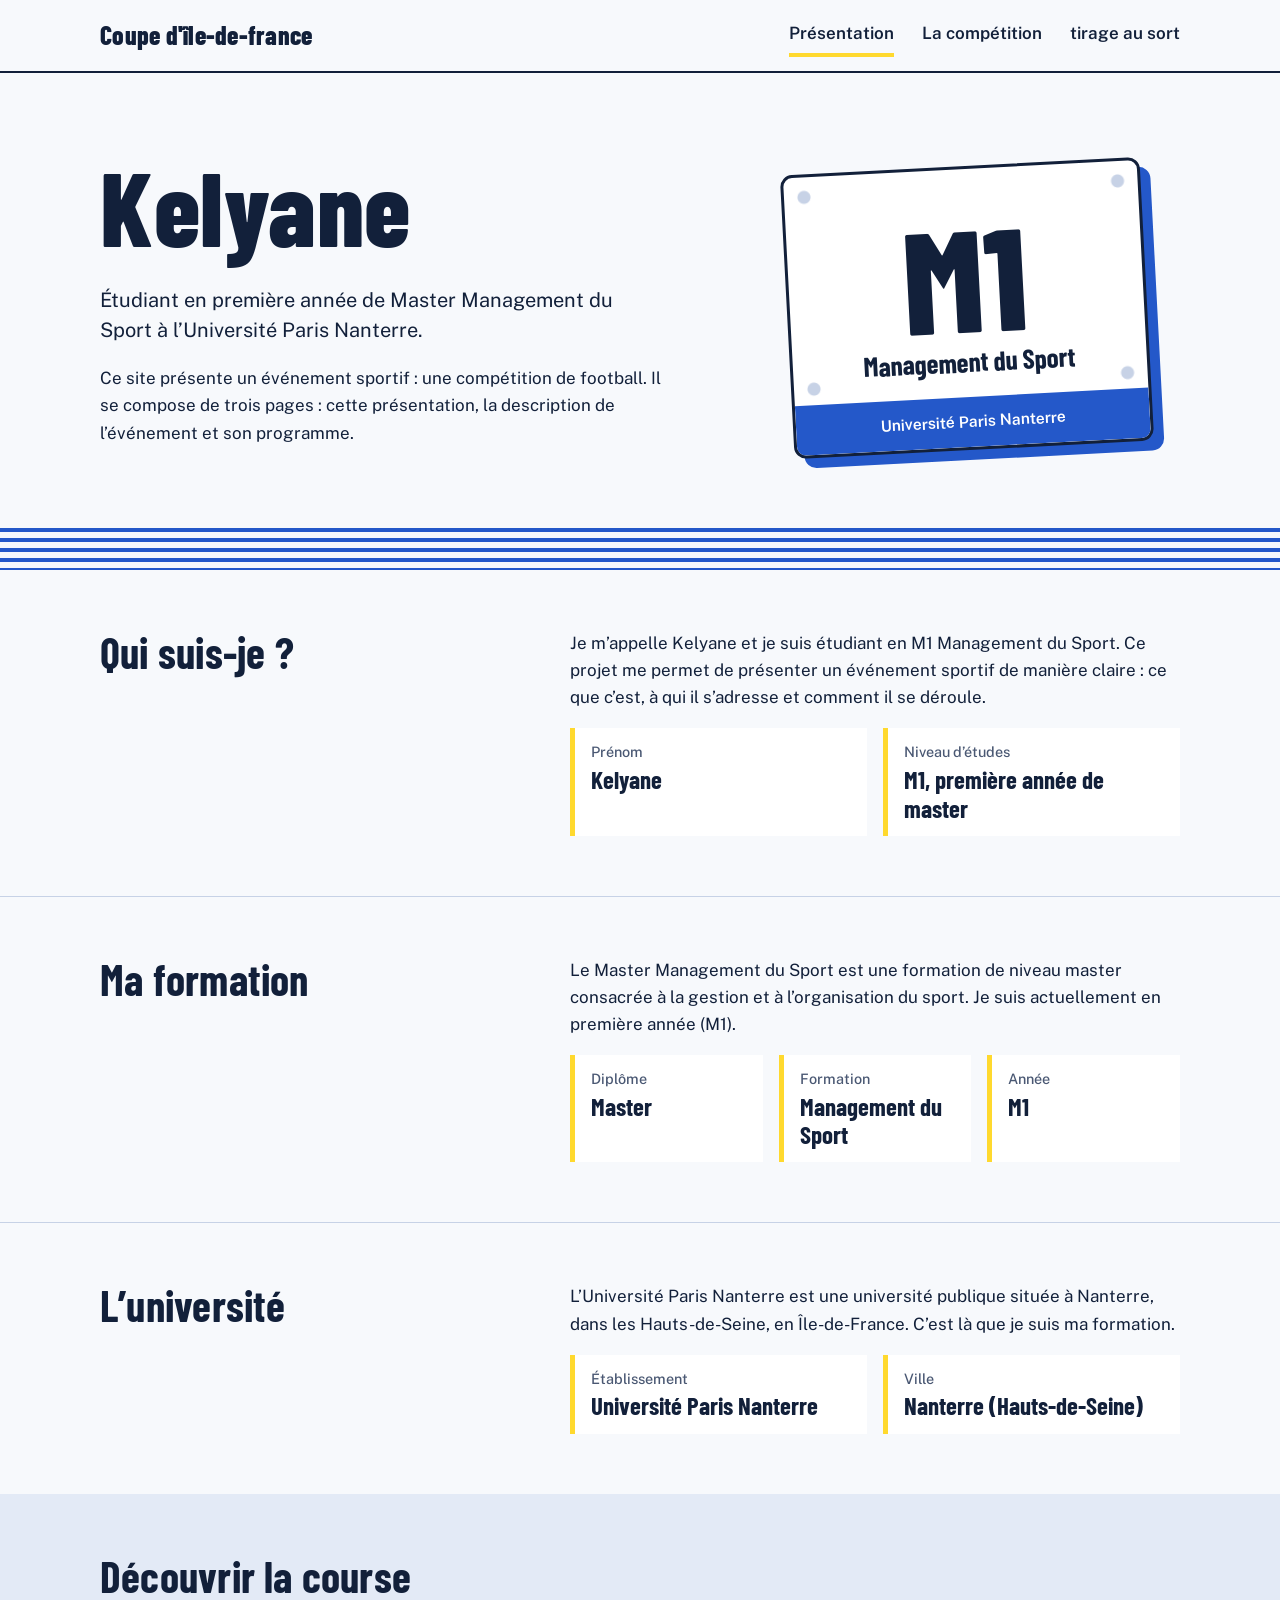
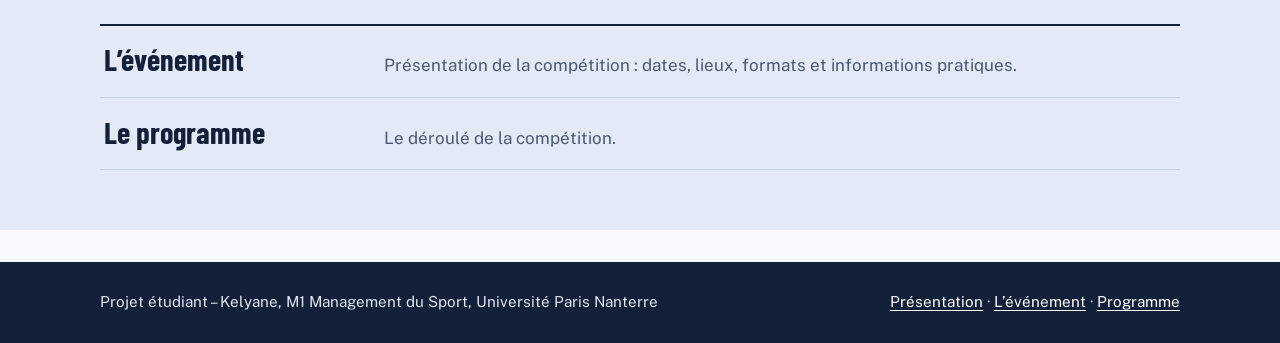
<file: index.html>
<!DOCTYPE html>
<html lang="fr">
<head>
  <meta charset="UTF-8">
  <meta name="viewport" content="width=device-width, initial-scale=1">
  <title>COUPE D'ÎLE-DE-FRANCE U15</title>
  <meta name="description" content="Bienvenue sur le site de la première édition de la Coupe d'île-de-france u15. La plus grande compétition de district jamais organisée en France. #SoyonsLesPremiers">
  <link rel="preconnect" href="https://fonts.googleapis.com">
  <link rel="preconnect" href="https://fonts.gstatic.com" crossorigin>
  <link href="https://fonts.googleapis.com/css2?family=Barlow+Condensed:wght@600;700;800&family=Public+Sans:wght@400;500;600&display=swap" rel="stylesheet">
  <link rel="stylesheet" href="style.css">
</head>
<body>

  <header class="site-header">
    <div class="wrap">
      <a class="brand" href="index.html">Coupe d'île-de-france</a>
      <nav class="site-nav" aria-label="Navigation principale">
        <ul>
          <li><a href="index.html" aria-current="page">Présentation</a></li>
          <li><a href="evenement.html">La compétition</a></li>
          <li><a href="programme.html">tirage au sort</a></li>
        </ul>
      </nav>
    </div>
  </header>

  <main>

    <section class="hero">
      <div class="wrap hero-grid">
        <div>
          <h1>Kelyane</h1>
          <p class="lead">Étudiant en première année de Master Management du Sport à l’Université Paris Nanterre.</p>
          <p>Ce site présente un événement sportif&nbsp;: une compétition de football. Il se compose de trois pages&nbsp;: cette présentation, la description de l’événement et son programme.</p>
        </div>

        <!-- Dossard : identité de l'étudiant -->
        <div class="bib" role="img" aria-label="Dossard : M1, Management du Sport, Université Paris Nanterre">
          <div class="bib-body">
            <span class="bib-number">M1</span>
            <span class="bib-label">Management du Sport</span>
          </div>
          <div class="bib-foot">Université Paris Nanterre</div>
        </div>
      </div>
    </section>

    <div class="lanes" aria-hidden="true"></div>

    <section class="section" style="border-top:0">
      <div class="wrap two-col">
        <h2>Qui suis-je&nbsp;?</h2>
        <div>
          <p>Je m’appelle Kelyane et je suis étudiant en M1 Management du Sport. Ce projet me permet de présenter un événement sportif de manière claire&nbsp;: ce que c’est, à qui il s’adresse et comment il se déroule.</p>
          <dl class="facts">
            <div>
              <dt>Prénom</dt>
              <dd>Kelyane</dd>
            </div>
            <div>
              <dt>Niveau d’études</dt>
              <dd>M1, première année de master</dd>
            </div>
          </dl>
        </div>
      </div>
    </section>

    <section class="section">
      <div class="wrap two-col">
        <h2>Ma formation</h2>
        <div>
          <p>Le Master Management du Sport est une formation de niveau master consacrée à la gestion et à l’organisation du sport. Je suis actuellement en première année (M1).</p>
          <dl class="facts">
            <div>
              <dt>Diplôme</dt>
              <dd>Master</dd>
            </div>
            <div>
              <dt>Formation</dt>
              <dd>Management du Sport</dd>
            </div>
            <div>
              <dt>Année</dt>
              <dd>M1</dd>
            </div>
          </dl>
        </div>
      </div>
    </section>

    <section class="section">
      <div class="wrap two-col">
        <h2>L’université</h2>
        <div>
          <p>L’Université Paris Nanterre est une université publique située à Nanterre, dans les Hauts-de-Seine, en Île-de-France. C’est là que je suis ma formation.</p>
          <dl class="facts">
            <div>
              <dt>Établissement</dt>
              <dd>Université Paris Nanterre</dd>
            </div>
            <div>
              <dt>Ville</dt>
              <dd>Nanterre (Hauts-de-Seine)</dd>
            </div>
          </dl>
        </div>
      </div>
    </section>

    <section class="section section-alt">
      <div class="wrap">
        <h2>Découvrir la course</h2>
        <ul class="link-rows">
          <li>
            <a href="evenement.html">
              <span class="row-title">L’événement</span>
              <span class="row-text">Présentation de la compétition&nbsp;: dates, lieux, formats et informations pratiques.</span>
            </a>
          </li>
          <li>
            <a href="programme.html">
              <span class="row-title">Le programme</span>
              <span class="row-text">Le déroulé de la compétition.</span>
            </a>
          </li>
        </ul>
      </div>
    </section>

  </main>

  <footer class="site-footer">
    <div class="wrap">
      <p>Projet étudiant – Kelyane, M1 Management du Sport, Université Paris Nanterre</p>
      <p><a href="index.html">Présentation</a> · <a href="evenement.html">L’événement</a> · <a href="programme.html">Programme</a></p>
    </div>
  </footer>

</body>
</html>
</file>
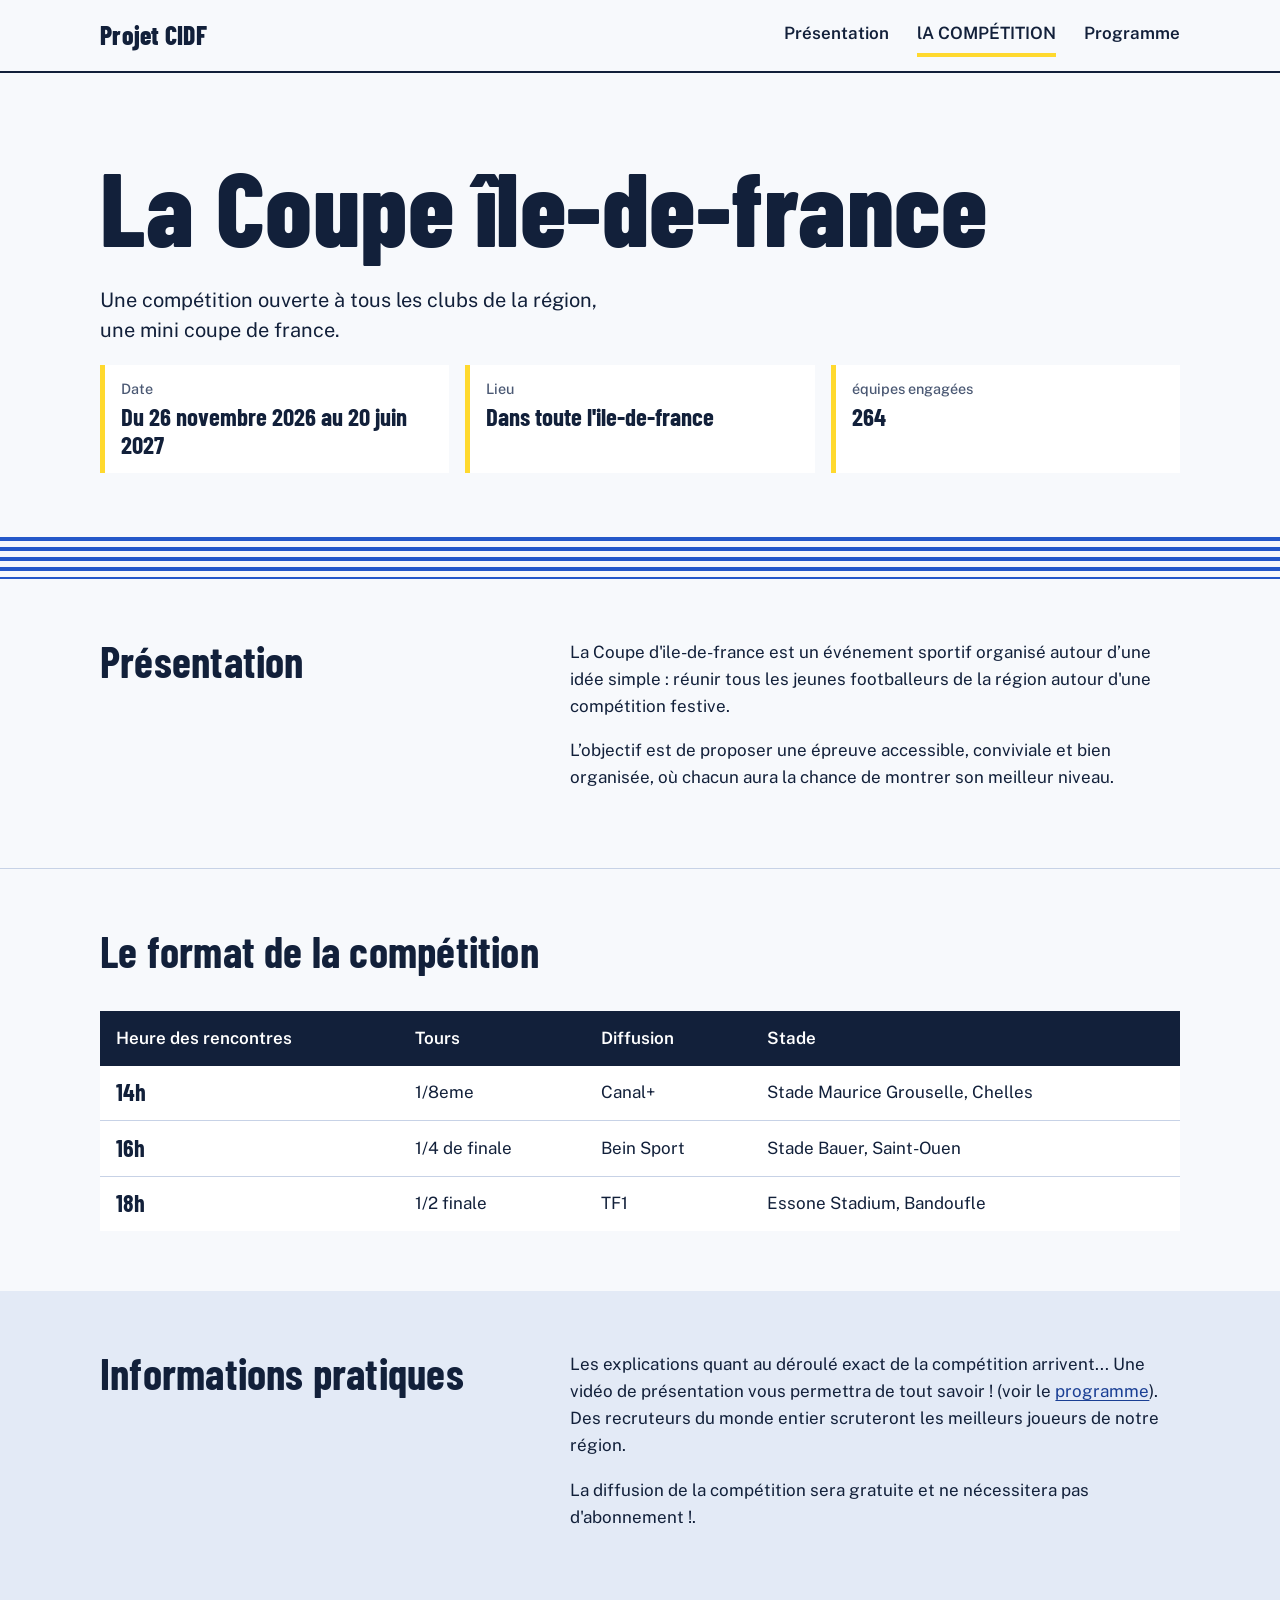
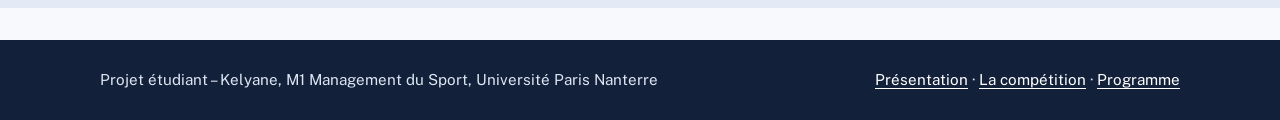
<file: evenement.html>
<!DOCTYPE html>
<html lang="fr">
<head>
  <meta charset="UTF-8">
  <meta name="viewport" content="width=device-width, initial-scale=1">
  <title>La compétition – La coupe d'île-de-france</title>
  <meta name="description" content="Description de la coupe d'ile-de-france : date, lieu, formats de course et informations pratiques.">
  <link rel="preconnect" href="https://fonts.googleapis.com">
  <link rel="preconnect" href="https://fonts.gstatic.com" crossorigin>
  <link href="https://fonts.googleapis.com/css2?family=Barlow+Condensed:wght@600;700;800&family=Public+Sans:wght@400;500;600&display=swap" rel="stylesheet">
  <link rel="stylesheet" href="style.css">
</head>
<body>

  <header class="site-header">
    <div class="wrap">
      <a class="brand" href="index.html">Projet CIDF</a>
      <nav class="site-nav" aria-label="Navigation principale">
        <ul>
          <li><a href="index.html">Présentation</a></li>
          <li><a href="evenement.html" aria-current="page">lA COMPÉTITION</a></li>
          <li><a href="programme.html">Programme</a></li>
        </ul>
      </nav>
    </div>
  </header>

  <main>

    <!-- ===== À ADAPTER : toutes les informations ci-dessous (nom, date, lieu,
         distances, public) sont des exemples à remplacer par celles de votre course. ===== -->

    <section class="hero">
      <div class="wrap">
        <h1>La Coupe île-de-france</h1>
        <p class="lead">Une compétition ouverte à tous les clubs de la région, une mini coupe de france.</p>

        <dl class="facts">
          <div>
            <dt>Date</dt>
            <dd>Du 26 novembre 2026 au 20 juin 2027</dd>
          </div>
          <div>
            <dt>Lieu</dt>
            <dd>Dans toute l'ile-de-france</dd>
          </div>
          <div>
            <dt>équipes engagées </dt>
            <dd>264</dd>
          </div>
        </dl>
      </div>
    </section>

    <div class="lanes" aria-hidden="true"></div>

    <section class="section" style="border-top:0">
      <div class="wrap two-col">
        <h2>Présentation</h2>
        <div>
          <p>La Coupe d'ile-de-france est un événement sportif organisé autour d’une idée simple&nbsp;: réunir tous les jeunes footballeurs de la région autour d'une compétition festive.</p>
          <p>L’objectif est de proposer une épreuve accessible, conviviale et bien organisée, où chacun aura la chance de montrer son meilleur niveau.</p>
        </div>
      </div>
    </section>

    <section class="section">
      <div class="wrap">
        <h2>Le format de la compétition</h2>
        <div class="table-scroll">
          <table>
            <caption></caption>
            <thead>
              <tr>
                <th scope="col">Heure des rencontres</th>
                <th scope="col">Tours</th>
                <th scope="col">Diffusion</th>
                <th scope="col">Stade</th>
              </tr>
            </thead>
            <tbody>
              <tr>
                <th scope="row">14h</th>
                <td>1/8eme</td>
                <td>Canal+</td>
                <td>Stade Maurice Grouselle, Chelles</td>
              </tr>
              <tr>
                <th scope="row">16h</th>
                <td>1/4 de finale </td>
                <td>Bein Sport</td>
                <td>Stade Bauer, Saint-Ouen</td>
              </tr>
              <tr>
                <th scope="row">18h</th>
                <td>1/2 finale</td>
                <td>TF1</td>
                <td>Essone Stadium, Bandoufle</td>
              </tr>
            </tbody>
          </table>
        </div>
      </div>
    </section>

    <section class="section section-alt">
      <div class="wrap two-col">
        <h2>Informations pratiques</h2>
        <div>
          <p>Les explications quant au déroulé exact de la compétition arrivent... Une vidéo de présentation vous permettra de tout savoir ! (voir le <a href="programme.html">programme</a>). Des recruteurs du monde entier scruteront les meilleurs joueurs de notre région.</p>
          <p>La diffusion de la compétition sera gratuite et ne nécessitera pas d'abonnement !.</p>
        </div>
      </div>
    </section>

  </main>

  <footer class="site-footer">
    <div class="wrap">
      <p>Projet étudiant – Kelyane, M1 Management du Sport, Université Paris Nanterre</p>
      <p><a href="index.html">Présentation</a> · <a href="evenement.html">La compétition</a> · <a href="programme.html">Programme</a></p>
    </div>
  </footer>

</body>
</html>
</file>
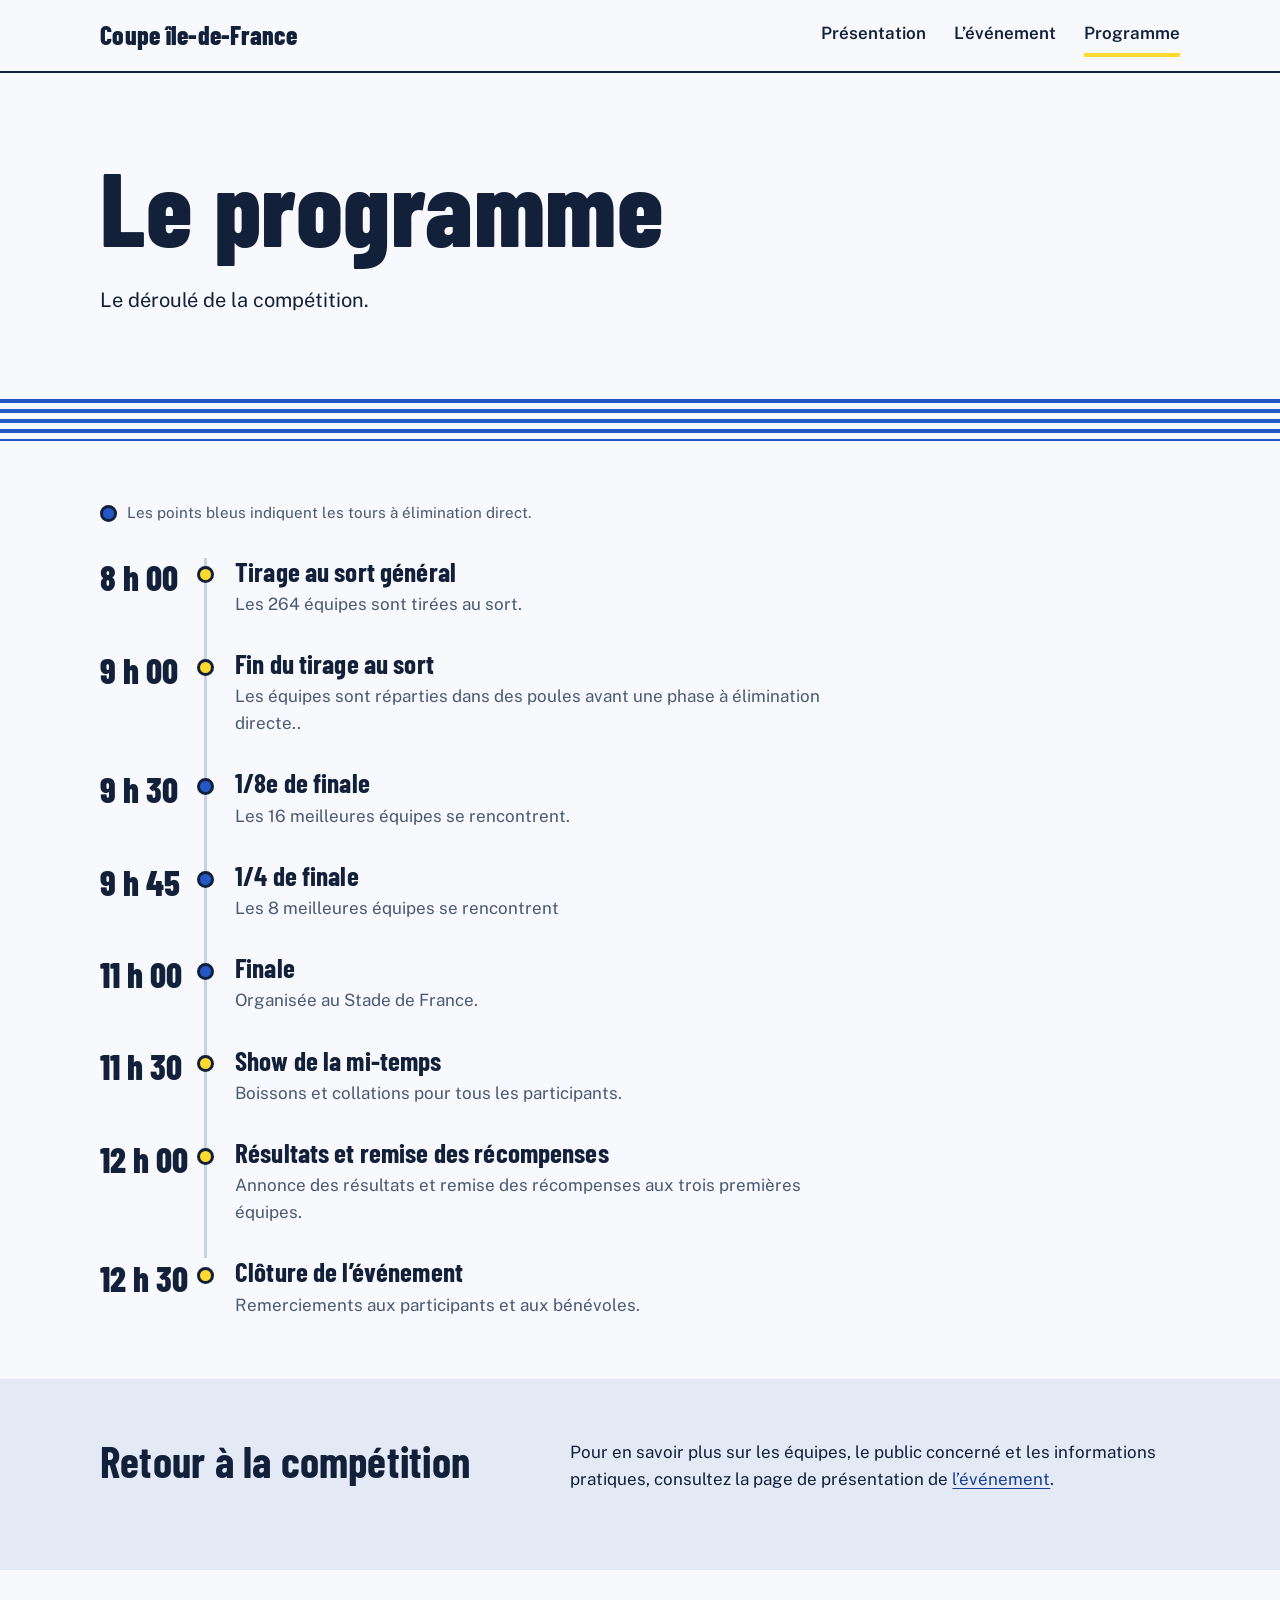
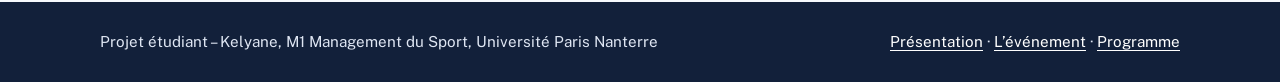
<file: programme.html>
<!DOCTYPE html>
<html lang="fr">
<head>
  <meta charset="UTF-8">
  <meta name="viewport" content="width=device-width, initial-scale=1">
  <title>Programme – Coupe d'île-de-france</title>
  <meta name="description" content="Bienvenue sur le site de la première édition de la Coupe d'île-de-france u15. La plus grande compétition de district jamais organisée en France. #SoyonsLesPremiers">
  <link rel="preconnect" href="https://fonts.googleapis.com">
  <link rel="preconnect" href="https://fonts.gstatic.com" crossorigin>
  <link href="https://fonts.googleapis.com/css2?family=Barlow+Condensed:wght@600;700;800&family=Public+Sans:wght@400;500;600&display=swap" rel="stylesheet">
  <link rel="stylesheet" href="style.css">
</head>
<body>

  <header class="site-header">
    <div class="wrap">
      <a class="brand" href="index.html">Coupe île-de-France</a>
      <nav class="site-nav" aria-label="Navigation principale">
        <ul>
          <li><a href="index.html">Présentation</a></li>
          <li><a href="evenement.html">L’événement</a></li>
          <li><a href="programme.html" aria-current="page">Programme</a></li>
        </ul>
      </nav>
    </div>
  </header>

  <main>

    <section class="hero">
      <div class="wrap">
        <h1>Le programme</h1>
        <p class="lead">Le déroulé de la compétition.</p>
      </div>
    </section>

    <div class="lanes" aria-hidden="true"></div>

    <section class="section" style="border-top:0">
      <div class="wrap">

        <!-- ===== À ADAPTER : horaires et étapes donnés à titre d'exemple. ===== -->

        <p class="legend">Les points bleus indiquent les tours à élimination direct.</p>

        <ol class="timeline">
          <li>
            <span class="tl-time">8&nbsp;h&nbsp;00</span>
            <div class="tl-body">
              <h3>Tirage au sort général</h3>
              <p>Les 264 équipes sont tirées au sort.</p>
            </div>
          </li>
          <li>
            <span class="tl-time">9&nbsp;h&nbsp;00</span>
            <div class="tl-body">
              <h3>Fin du tirage au sort</h3>
              <p> Les équipes sont réparties dans des poules avant une phase à élimination directe..</p>
            </div>
          </li>
          <li class="depart">
            <span class="tl-time">9&nbsp;h&nbsp;30</span>
            <div class="tl-body">
              <h3>1/8e de finale</h3>
              <p>Les 16 meilleures équipes se rencontrent.</p>
            </div>
          </li>
          <li class="depart">
            <span class="tl-time">9&nbsp;h&nbsp;45</span>
            <div class="tl-body">
              <h3>1/4 de finale</h3>
              <p>Les 8 meilleures équipes se rencontrent</p>
            </div>
          </li>
          <li class="depart">
            <span class="tl-time">11&nbsp;h&nbsp;00</span>
            <div class="tl-body">
              <h3>Finale</h3>
              <p> Organisée au Stade de France.</p>
            </div>
          </li>
          <li>
            <span class="tl-time">11&nbsp;h&nbsp;30</span>
            <div class="tl-body">
              <h3>Show de la mi-temps</h3>
              <p>Boissons et collations pour tous les participants.</p>
            </div>
          </li>
          <li>
            <span class="tl-time">12&nbsp;h&nbsp;00</span>
            <div class="tl-body">
              <h3>Résultats et remise des récompenses</h3>
              <p>Annonce des résultats et remise des récompenses aux trois premières équipes.</p>
            </div>
          </li>
          <li>
            <span class="tl-time">12&nbsp;h&nbsp;30</span>
            <div class="tl-body">
              <h3>Clôture de l’événement</h3>
              <p>Remerciements aux participants et aux bénévoles.</p>
            </div>
          </li>
        </ol>

      </div>
    </section>

    <section class="section section-alt">
      <div class="wrap two-col">
        <h2>Retour à la compétition</h2>
        <div>
          <p>Pour en savoir plus sur les équipes, le public concerné et les informations pratiques, consultez la page de présentation de <a href="evenement.html">l’événement</a>.</p>
        </div>
      </div>
    </section>

  </main>

  <footer class="site-footer">
    <div class="wrap">
      <p>Projet étudiant – Kelyane, M1 Management du Sport, Université Paris Nanterre</p>
      <p><a href="index.html">Présentation</a> · <a href="evenement.html">L’événement</a> · <a href="programme.html">Programme</a></p>
    </div>
  </footer>

</body>
</html>
</file>
<file: style.css>
/* ==========================================================
   Feuille de style commune – site de présentation d'une course
   Palette inspirée d'une piste d'athlétisme et d'un dossard
   ========================================================== */

:root {
  --ink: #12203a;          /* bleu nuit, texte principal */
  --track: #2458c9;        /* bleu piste */
  --track-dark: #1a3f94;
  --bib: #ffd92e;          /* jaune dossard */
  --paper: #f7f9fc;        /* fond de page */
  --mist: #e3eaf6;         /* fond d'accent doux */
  --line: #c7d2e6;         /* filets */
  --muted: #4a5873;        /* texte secondaire */

  --font-display: "Barlow Condensed", "Arial Narrow", Impact, sans-serif;
  --font-body: "Public Sans", "Segoe UI", Helvetica, Arial, sans-serif;

  --wrap: 1080px;
}

*,
*::before,
*::after {
  box-sizing: border-box;
}

html {
  scroll-behavior: smooth;
}

body {
  margin: 0;
  background: var(--paper);
  color: var(--ink);
  font-family: var(--font-body);
  font-size: 1.0625rem;
  line-height: 1.6;
  -webkit-font-smoothing: antialiased;
}

img,
svg {
  max-width: 100%;
}

a {
  color: var(--track-dark);
  text-underline-offset: 3px;
}

a:hover {
  color: var(--ink);
}

:focus-visible {
  outline: 3px solid var(--track);
  outline-offset: 3px;
  border-radius: 2px;
}

.wrap {
  width: min(100% - 2.5rem, var(--wrap));
  margin-inline: auto;
}

/* ---------- Titres ---------- */

h1,
h2,
h3 {
  font-family: var(--font-display);
  font-weight: 700;
  line-height: 1.02;
  letter-spacing: 0.005em;
  margin: 0 0 0.6em;
}

h1 {
  font-size: clamp(3.4rem, 9vw, 6.5rem);
  font-weight: 800;
}

h2 {
  font-size: clamp(2rem, 4vw, 2.7rem);
}

h3 {
  font-size: 1.5rem;
}

p {
  margin: 0 0 1em;
  max-width: 62ch;
}

.lead {
  font-size: 1.25rem;
  line-height: 1.5;
  color: var(--ink);
  max-width: 44ch;
}

/* ---------- En-tête et navigation ---------- */

.site-header {
  background: var(--paper);
  border-bottom: 2px solid var(--ink);
}

.site-header .wrap {
  display: flex;
  flex-wrap: wrap;
  align-items: center;
  justify-content: space-between;
  gap: 0.5rem 2rem;
  padding-block: 0.9rem;
}

.brand {
  font-family: var(--font-display);
  font-weight: 800;
  font-size: 1.6rem;
  color: var(--ink);
  text-decoration: none;
  letter-spacing: 0.01em;
}

.brand:hover {
  color: var(--track);
}

.site-nav ul {
  display: flex;
  flex-wrap: wrap;
  gap: 0.25rem 1.75rem;
  list-style: none;
  margin: 0;
  padding: 0;
}

.site-nav a {
  display: inline-block;
  padding: 0.35rem 0;
  color: var(--ink);
  font-weight: 600;
  text-decoration: none;
  border-bottom: 4px solid transparent;
}

.site-nav a:hover {
  border-bottom-color: var(--line);
}

.site-nav a[aria-current="page"] {
  border-bottom-color: var(--bib);
}

/* ---------- Bandeau de couloirs (motif de piste) ---------- */

.lanes {
  height: 42px;
  background: repeating-linear-gradient(
    to bottom,
    var(--track) 0 4px,
    transparent 4px 10px
  );
}

/* ---------- Hero ---------- */

.hero {
  padding-block: clamp(2.5rem, 7vw, 5rem) clamp(2.5rem, 6vw, 4rem);
}

.hero-grid {
  display: grid;
  grid-template-columns: 1.15fr 0.85fr;
  gap: clamp(2rem, 6vw, 5rem);
  align-items: center;
}

.hero h1 {
  margin-bottom: 0.25em;
}

/* ---------- Dossard (élément signature) ---------- */

.bib {
  position: relative;
  justify-self: center;
  width: min(100%, 360px);
  background-color: #fff;
  background-image:
    radial-gradient(circle at 20px 20px, var(--line) 0 6px, transparent 7px),
    radial-gradient(circle at calc(100% - 20px) 20px, var(--line) 0 6px, transparent 7px),
    radial-gradient(circle at 20px calc(100% - 66px), var(--line) 0 6px, transparent 7px),
    radial-gradient(circle at calc(100% - 20px) calc(100% - 66px), var(--line) 0 6px, transparent 7px);
  color: var(--ink);
  border: 3px solid var(--ink);
  border-radius: 12px;
  box-shadow: 10px 10px 0 var(--track);
  transform: rotate(-3deg);
  overflow: hidden;
  text-align: center;
}

.bib-body {
  padding: 2.6rem 1.5rem 1.25rem;
}

.bib-number {
  display: block;
  font-family: var(--font-display);
  font-weight: 800;
  font-size: clamp(6rem, 16vw, 9rem);
  line-height: 0.9;
  letter-spacing: 0.01em;
}

.bib-label {
  display: block;
  margin-top: 0.4rem;
  font-family: var(--font-display);
  font-weight: 700;
  font-size: 1.7rem;
  line-height: 1.1;
}

.bib-foot {
  background: var(--track);
  color: #fff;
  padding: 0.8rem 1rem;
  font-weight: 600;
  font-size: 0.98rem;
}

/* ---------- Sections ---------- */

.section {
  padding-block: clamp(2.25rem, 5vw, 3.75rem);
  border-top: 1px solid var(--line);
}

.section-alt {
  background: var(--mist);
  border-top: 0;
}

.two-col {
  display: grid;
  grid-template-columns: 0.8fr 1.2fr;
  gap: clamp(1.5rem, 5vw, 4rem);
  align-items: start;
}

.two-col > h2 {
  margin-bottom: 0;
}

/* Liste de définitions : fiche d'identité */

.facts {
  display: grid;
  grid-template-columns: repeat(auto-fit, minmax(190px, 1fr));
  gap: 1rem;
  margin: 0;
}

.facts > div {
  padding: 0.75rem 1rem 0.85rem;
  background: #fff;
  border-left: 5px solid var(--bib);
}

.facts dt {
  font-size: 0.9rem;
  color: var(--muted);
  font-weight: 500;
}

.facts dd {
  margin: 0.1rem 0 0;
  font-family: var(--font-display);
  font-weight: 700;
  font-size: 1.55rem;
  line-height: 1.15;
}

/* Liens de navigation en grandes lignes (accueil) */

.link-rows {
  list-style: none;
  margin: 0;
  padding: 0;
  border-top: 2px solid var(--ink);
}

.link-rows li {
  border-bottom: 1px solid var(--line);
}

.link-rows a {
  display: grid;
  grid-template-columns: minmax(0, 16rem) 1fr;
  gap: 0.25rem 1.5rem;
  align-items: baseline;
  padding: 1.1rem 0.25rem;
  color: var(--ink);
  text-decoration: none;
}

.link-rows a:hover {
  background: var(--mist);
}

.link-rows .row-title {
  font-family: var(--font-display);
  font-weight: 700;
  font-size: 1.9rem;
  line-height: 1.1;
}

.link-rows a:hover .row-title {
  text-decoration: underline;
  text-decoration-color: var(--bib);
  text-decoration-thickness: 4px;
  text-underline-offset: 5px;
}

.link-rows .row-text {
  color: var(--muted);
}

/* ---------- Tableau des formats de course ---------- */

.table-scroll {
  overflow-x: auto;
}

table {
  width: 100%;
  min-width: 560px;
  border-collapse: collapse;
  background: #fff;
}

caption {
  text-align: left;
  padding-bottom: 0.75rem;
  color: var(--muted);
  font-size: 0.95rem;
}

th,
td {
  text-align: left;
  padding: 0.85rem 1rem;
  vertical-align: top;
}

thead th {
  font-weight: 600;
  background: var(--ink);
  color: #fff;
}

tbody th {
  font-family: var(--font-display);
  font-weight: 700;
  font-size: 1.5rem;
  line-height: 1.1;
}

tbody tr + tr > * {
  border-top: 1px solid var(--line);
}

/* ---------- Programme : frise chronologique ---------- */

.timeline {
  list-style: none;
  margin: 0;
  padding: 0;
}

.timeline li {
  display: grid;
  grid-template-columns: 6.5rem 1fr;
}

.tl-time {
  font-family: var(--font-display);
  font-weight: 800;
  font-size: 2.2rem;
  line-height: 1.1;
  color: var(--ink);
  padding-top: 0.05rem;
}

.tl-body {
  position: relative;
  padding: 0 0 2rem 1.75rem;
  border-left: 3px solid var(--line);
}

.timeline li:last-child .tl-body {
  padding-bottom: 0;
  border-left-color: transparent;
}

.tl-body::before {
  content: "";
  position: absolute;
  left: -10px;
  top: 0.55rem;
  width: 17px;
  height: 17px;
  border-radius: 50%;
  background: var(--bib);
  border: 3px solid var(--ink);
}

/* Les départs de course sont mis en évidence */
.timeline .depart .tl-body::before {
  background: var(--track);
}

.tl-body h3 {
  margin: 0 0 0.2em;
  font-size: 1.7rem;
}

.tl-body p {
  margin: 0;
  color: var(--muted);
}

.legend {
  display: flex;
  align-items: center;
  gap: 0.6rem;
  margin: 0 0 2rem;
  color: var(--muted);
  font-size: 0.95rem;
}

.legend::before {
  content: "";
  flex: none;
  width: 17px;
  height: 17px;
  border-radius: 50%;
  background: var(--track);
  border: 3px solid var(--ink);
}

/* ---------- Pied de page ---------- */

.site-footer {
  margin-top: 2rem;
  background: var(--ink);
  color: #dfe6f3;
  font-size: 0.95rem;
}

.site-footer .wrap {
  padding-block: 1.75rem;
  display: flex;
  flex-wrap: wrap;
  justify-content: space-between;
  gap: 0.5rem 2rem;
}

.site-footer p {
  margin: 0;
  max-width: none;
}

.site-footer a {
  color: #fff;
}

/* ---------- Responsive ---------- */

@media (max-width: 800px) {
  .hero-grid,
  .two-col {
    grid-template-columns: 1fr;
  }

  .bib {
    margin-top: 1rem;
  }

  .link-rows a {
    grid-template-columns: 1fr;
  }

  .timeline li {
    grid-template-columns: 5rem 1fr;
  }

  .tl-time {
    font-size: 1.8rem;
  }
}

@media (prefers-reduced-motion: reduce) {
  html {
    scroll-behavior: auto;
  }
}
</file>
